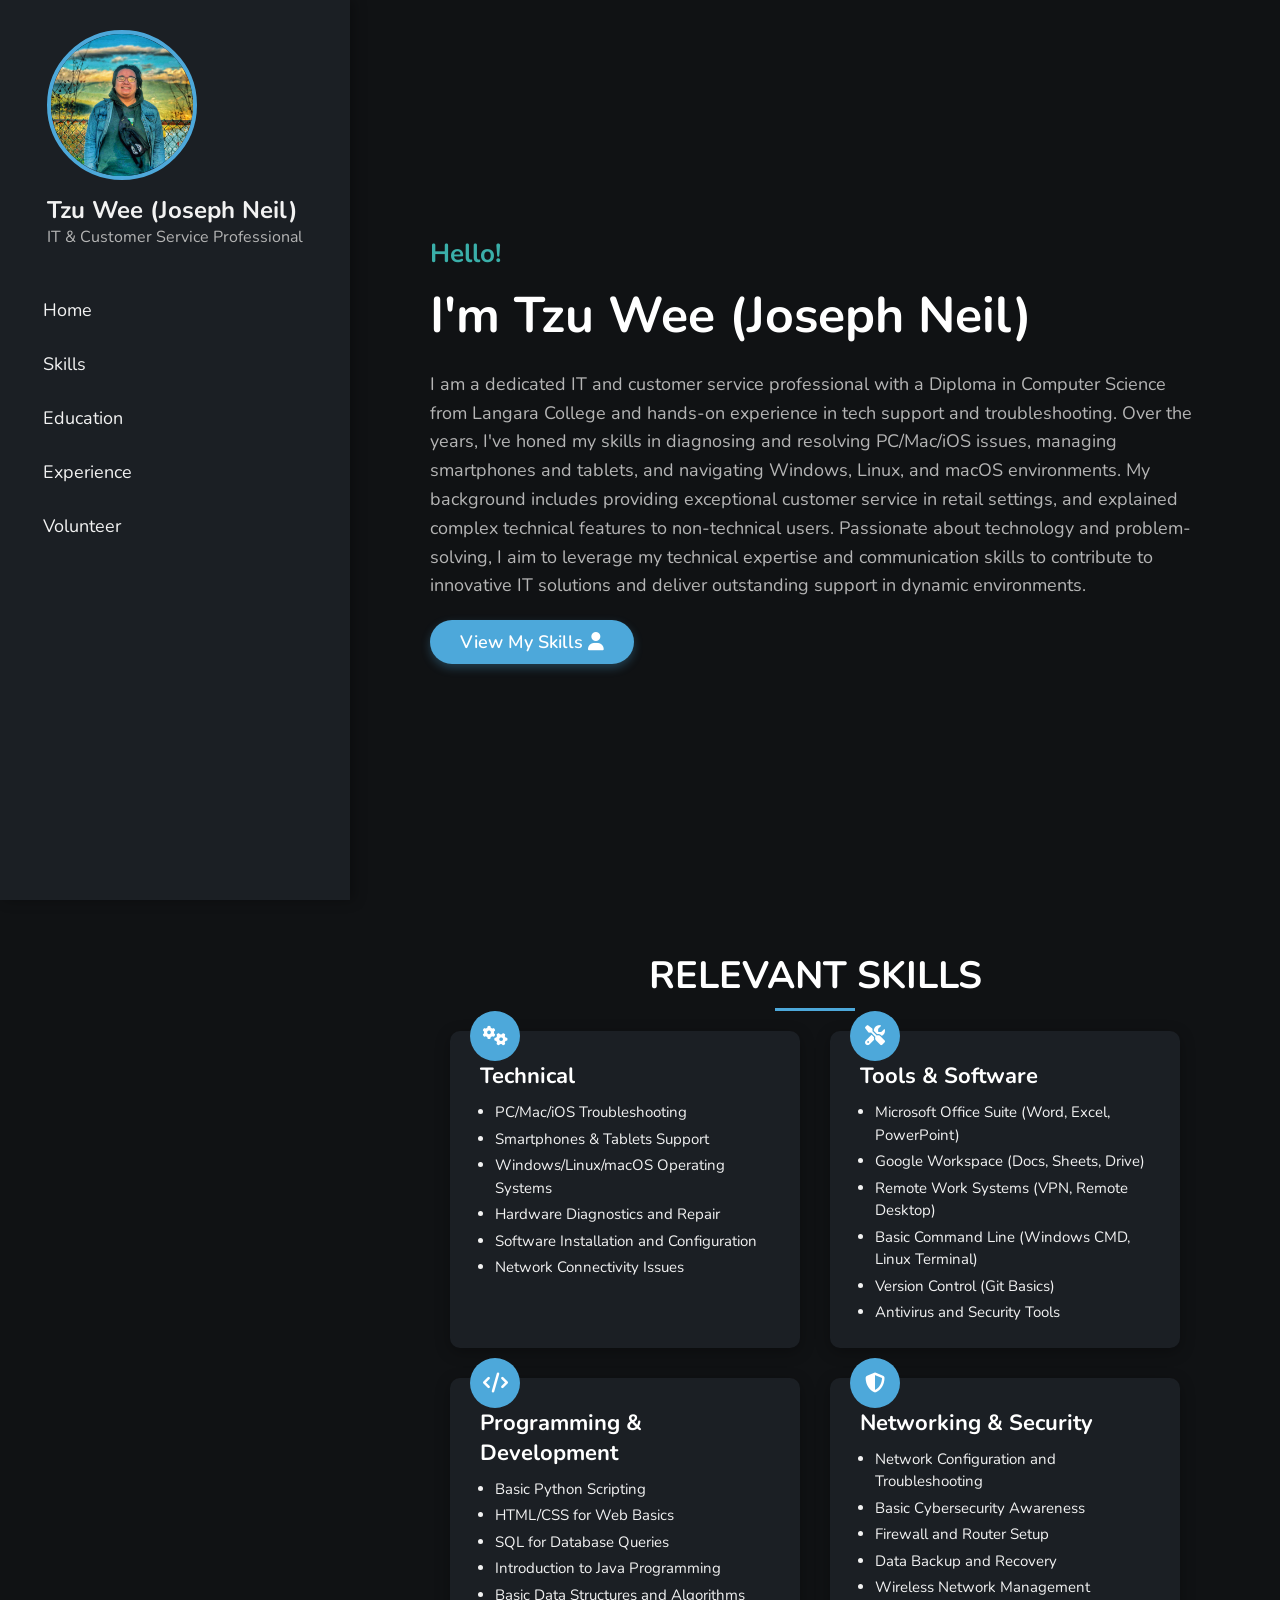
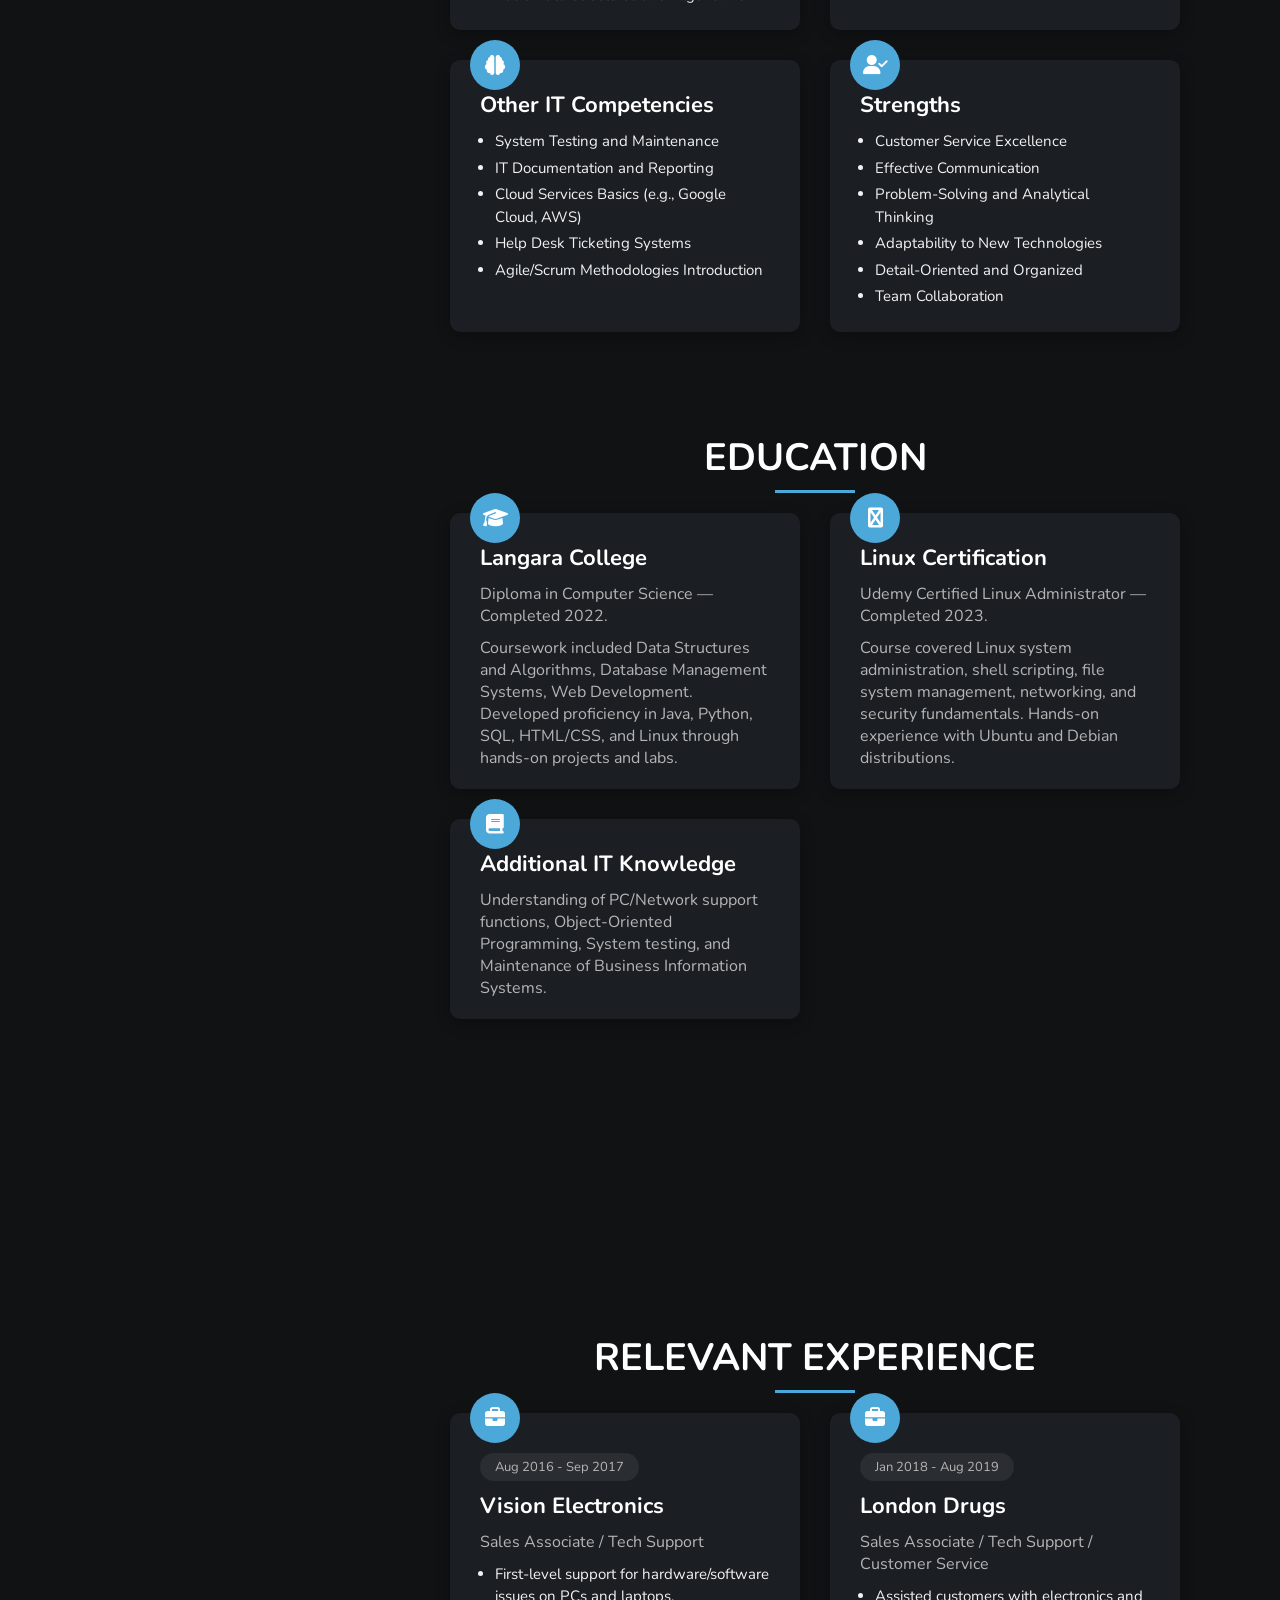
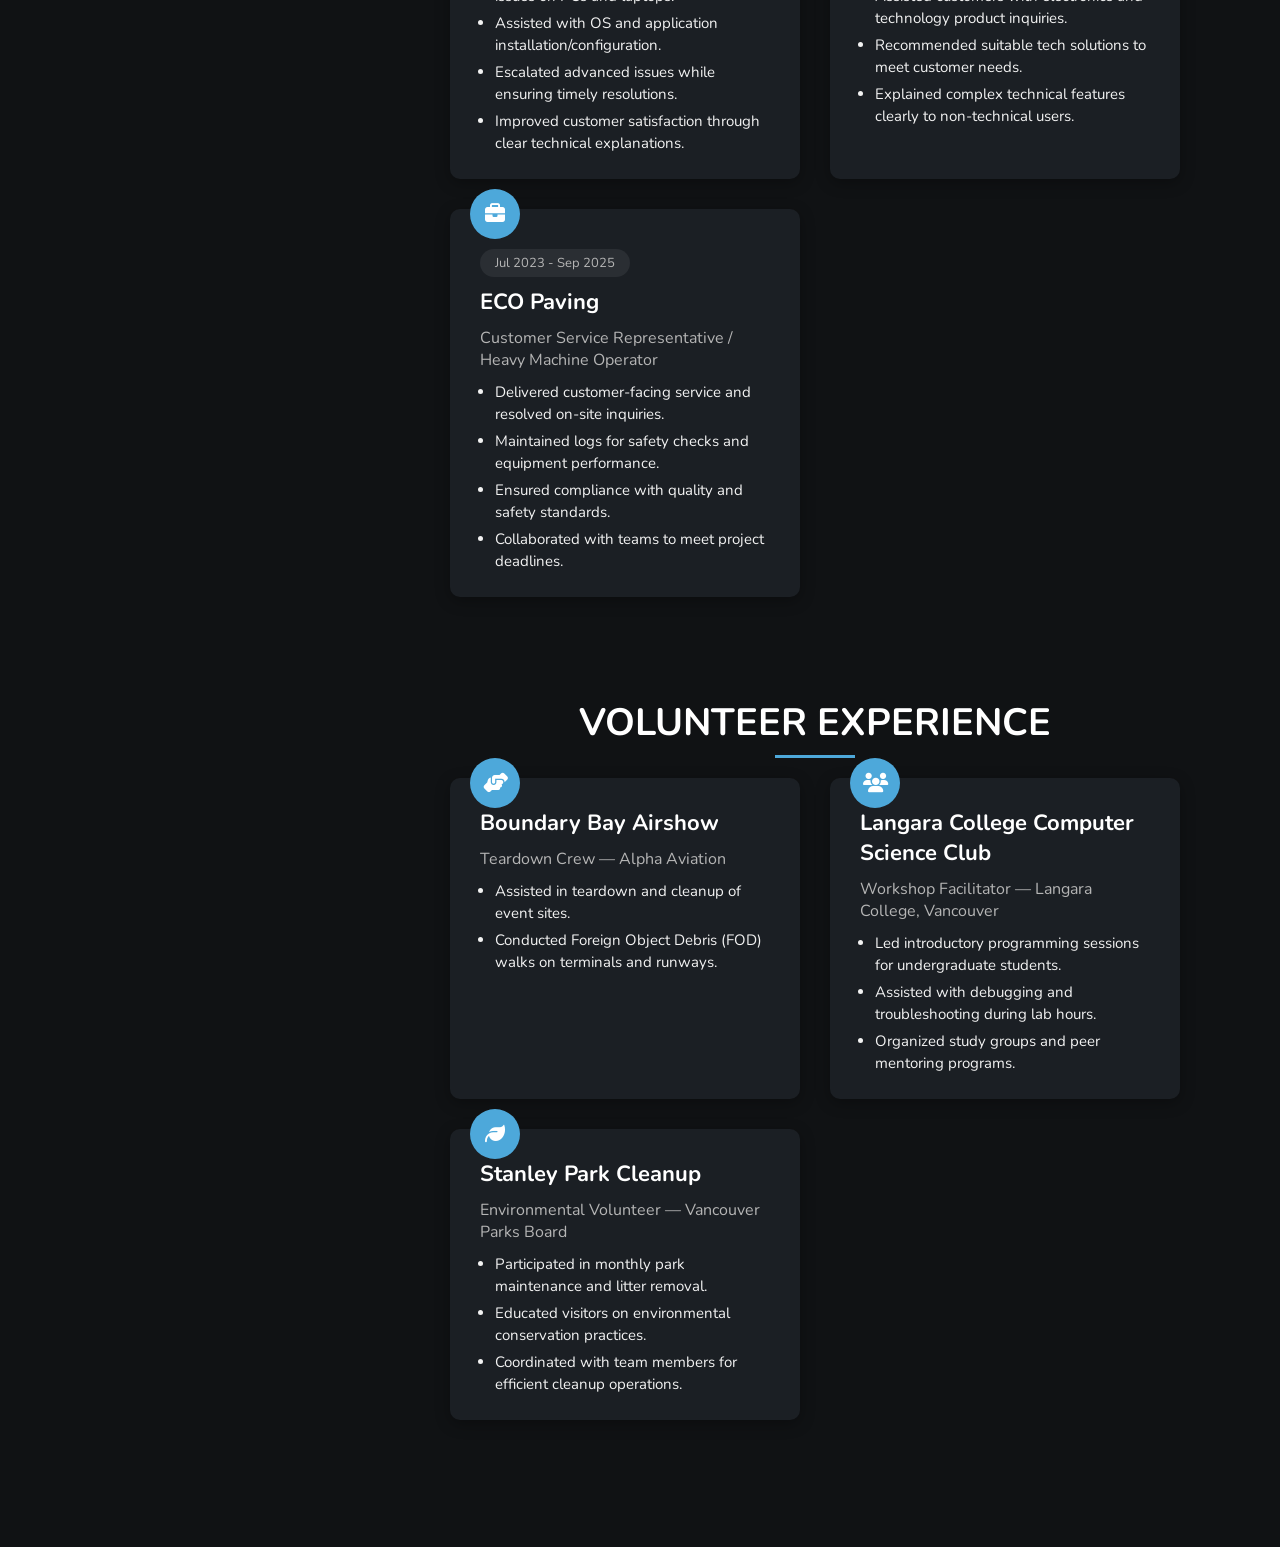
<file: index.html>
<!DOCTYPE html>
<html lang="en">
  <head>
    <meta charset="UTF-8" />
    <meta name="viewport" content="width=device-width, initial-scale=1.0" />
    <title>Tzu Wee (Joseph Neil) Resume</title>

    <!-- font awesome cdn link -->
    <link
      rel="stylesheet"
      href="https://cdnjs.cloudflare.com/ajax/libs/font-awesome/6.2.0/css/all.min.css"
    />

    <!-- custom css file link -->
    <link rel="stylesheet" href="style2.css" />
  </head>
  <body>
    <!-- header section starts -->

    <header>
      <div class="user">
        <img src="pic.jpeg" alt="Profile Picture" />
        <h3 class="name">Tzu Wee (Joseph Neil)</h3>
        <p class="post">IT & Customer Service Professional</p>
      </div>

      <nav class="navbar">
        <ul>
          <li><a href="#home">Home</a></li>
          <li><a href="#skills">Skills</a></li>
          <li><a href="#education">Education</a></li>
          <li><a href="#experience">Experience</a></li>
          <li><a href="#volunteer">Volunteer</a></li>
          <!-- <li><a href="#contact">Contact</a></li> -->
        </ul>
      </nav>
    </header>

    <!-- header section ends -->

    <div id="menu" class="fas fa-bars"></div>

    <!-- home section starts -->

    <section class="home" id="home">
      <h3>Hello!</h3>
      <h1>I'm <span>Tzu Wee (Joseph Neil)</span></h1>
      <p>
        I am a dedicated IT and customer service professional with a Diploma in Computer Science from Langara College and hands-on experience in tech support and troubleshooting. 
        Over the years, I've honed my skills in diagnosing and resolving PC/Mac/iOS issues, managing smartphones and tablets, and navigating Windows, Linux, and macOS environments. 
        My background includes providing exceptional customer service in retail settings, and explained complex technical features to non-technical users. 
        Passionate about technology and problem-solving, I aim to leverage my technical expertise and communication skills to contribute to innovative IT solutions 
        and deliver outstanding support in dynamic environments.
      </p>
      <a href="#skills"
        ><button class="btn">View My Skills <i class="fas fa-user"></i></button
      ></a>
    </section>

    <!-- skills section -->

    <section class="skills" id="skills">
      <h1 class="heading"><span>relevant</span> skills</h1>

      <div class="box-container">
        <div class="box">
          <i class="fas fa-cogs"></i>
          <h3>Technical</h3>
          <ul>
            <li>PC/Mac/iOS Troubleshooting</li>
            <li>Smartphones & Tablets Support</li>
            <li>Windows/Linux/macOS Operating Systems</li>
            <li>Hardware Diagnostics and Repair</li>
            <li>Software Installation and Configuration</li>
            <li>Network Connectivity Issues</li>
          </ul>
        </div>

        <div class="box">
          <i class="fas fa-tools"></i>
          <h3>Tools & Software</h3>
          <ul>
            <li>Microsoft Office Suite (Word, Excel, PowerPoint)</li>
            <li>Google Workspace (Docs, Sheets, Drive)</li>
            <li>Remote Work Systems (VPN, Remote Desktop)</li>
            <li>Basic Command Line (Windows CMD, Linux Terminal)</li>
            <li>Version Control (Git Basics)</li>
            <li>Antivirus and Security Tools</li>
          </ul>
        </div>

        <div class="box">
          <i class="fas fa-code"></i>
          <h3>Programming & Development</h3>
          <ul>
            <li>Basic Python Scripting</li>
            <li>HTML/CSS for Web Basics</li>
            <li>SQL for Database Queries</li>
            <li>Introduction to Java Programming</li>
            <li>Basic Data Structures and Algorithms</li>
          </ul>
        </div>

        <div class="box">
          <i class="fas fa-shield-alt"></i>
          <h3>Networking & Security</h3>
          <ul>
            <li>Network Configuration and Troubleshooting</li>
            <li>Basic Cybersecurity Awareness</li>
            <li>Firewall and Router Setup</li>
            <li>Data Backup and Recovery</li>
            <li>Wireless Network Management</li>
          </ul>
        </div>

        <div class="box">
          <i class="fas fa-brain"></i>
          <h3>Other IT Competencies</h3>
          <ul>
            <li>System Testing and Maintenance</li>
            <li>IT Documentation and Reporting</li>
            <li>Cloud Services Basics (e.g., Google Cloud, AWS)</li>
            <li>Help Desk Ticketing Systems</li>
            <li>Agile/Scrum Methodologies Introduction</li>
          </ul>
        </div>

        <div class="box">
          <i class="fas fa-user-check"></i>
          <h3>Strengths</h3>
          <ul>
            <li>Customer Service Excellence</li>
            <li>Effective Communication</li>
            <li>Problem-Solving and Analytical Thinking</li>
            <li>Adaptability to New Technologies</li>
            <li>Detail-Oriented and Organized</li>
            <li>Team Collaboration</li>
          </ul>
        </div>
      </div>
    </section>

    <!-- education section -->

    <section class="education" id="education">
      <h1 class="heading"><span>education</span></h1>

      <div class="box-container">
        <div class="box">
          <i class="fas fa-graduation-cap"></i>
          <!-- <span>2022</span> -->
          <h3>Langara College</h3>
          <p>Diploma in Computer Science — Completed 2022.</p>
          <p>Coursework included Data Structures and Algorithms, Database Management Systems, Web Development. 
            Developed proficiency in Java, Python, SQL, HTML/CSS, and Linux through hands-on projects and labs.</p>
        </div>

        <div class="box">
          <i class="fas fa-linux"></i>
          <h3>Linux Certification</h3>
          <p>Udemy Certified Linux Administrator — Completed 2023.</p> 
          <p>Course covered Linux system administration, shell scripting, file system management, networking, 
            and security fundamentals. Hands-on experience with Ubuntu and Debian distributions.</p>
        </div>

        <div class="box">
          <i class="fas fa-book"></i>
          <h3>Additional IT Knowledge</h3>
          <p>Understanding of PC/Network support functions, Object-Oriented Programming, 
             System testing, and Maintenance of Business Information Systems.</p>
        </div>
      </div>
    </section>

    <!-- experience section -->

    <section class="experience" id="experience">
      <h1 class="heading"><span>relevant</span> experience</h1>

      <div class="box-container">
       <div class="box">
         <i class="fas fa-briefcase"></i>
         <span>Aug 2016 - Sep 2017</span>
         <h3>Vision Electronics</h3>
         <p>Sales Associate / Tech Support</p>
         <ul>
           <li>First-level support for hardware/software issues on PCs and laptops.</li>
           <li>Assisted with OS and application installation/configuration.</li>
           <li>Escalated advanced issues while ensuring timely resolutions.</li>
           <li>Improved customer satisfaction through clear technical explanations.</li>
         </ul>
       </div>

        <div class="box">
          <i class="fas fa-briefcase"></i>
          <span>Jan 2018 - Aug 2019</span>
          <h3>London Drugs</h3>
          <p>Sales Associate / Tech Support / Customer Service</p>
          <ul>
            <li>Assisted customers with electronics and technology product inquiries.</li>
            <li>Recommended suitable tech solutions to meet customer needs.</li>
            <li>Explained complex technical features clearly to non-technical users.</li>
          </ul>
        </div>

        <div class="box">
          <i class="fas fa-briefcase"></i>
          <span>Jul 2023 - Sep 2025</span>
          <h3>ECO Paving</h3>
          <p>Customer Service Representative / Heavy Machine Operator</p>
          <ul>
            <li>Delivered customer-facing service and resolved on-site inquiries.</li>
            <li>Maintained logs for safety checks and equipment performance.</li>
            <li>Ensured compliance with quality and safety standards.</li>
            <li>Collaborated with teams to meet project deadlines.</li>
          </ul>
        </div>
      </div>
    </section>

    <!-- volunteer section -->

    <section class="volunteer" id="volunteer">
      <h1 class="heading"><span>volunteer</span> experience</h1>

      <div class="box-container">
        <div class="box">
          <i class="fas fa-hands-helping"></i>
          <h3>Boundary Bay Airshow</h3>
          <p>Teardown Crew — Alpha Aviation</p>
          <ul>
            <li>Assisted in teardown and cleanup of event sites.</li>
            <li>Conducted Foreign Object Debris (FOD) walks on terminals and runways.</li>
          </ul>
        </div>

       <!-- <div class="box">
          <i class="fas fa-code"></i>
          <h3>Vancouver Tech Meetup</h3>
          <p>Event Support Volunteer — Vancouver, BC</p>
          <ul>
            <li>Provided technical assistance during coding workshops and hackathons.</li>
            <li>Set up and maintained AV equipment for presentations.</li>
            <li>Helped organize networking sessions for local developers.</li>
          </ul>
        </div> -->

        <div class="box">
          <i class="fas fa-users"></i>
          <h3>Langara College Computer Science Club</h3>
          <p>Workshop Facilitator — Langara College, Vancouver</p>
          <ul>
            <li>Led introductory programming sessions for undergraduate students.</li>
            <li>Assisted with debugging and troubleshooting during lab hours.</li>
            <li>Organized study groups and peer mentoring programs.</li>
          </ul>
        </div>

        <div class="box">
          <i class="fas fa-leaf"></i>
          <h3>Stanley Park Cleanup</h3>
          <p>Environmental Volunteer — Vancouver Parks Board</p>
          <ul>
            <li>Participated in monthly park maintenance and litter removal.</li>
            <li>Educated visitors on environmental conservation practices.</li>
            <li>Coordinated with team members for efficient cleanup operations.</li>
          </ul>
        </div>
      </div>
    </section>

    <!-- contact section -->
<!--
    <section class="contact" id="contact">
      <h1 class="heading"><span>contact</span> me</h1>

      <div class="row">
        <div class="content">
          <h3 class="title">contact info</h3>

          <div class="info">
            <h3><i class="fas fa-envelope"></i> weetzuchen.josephneil@gmail.com</h3>
            <h3><i class="fas fa-phone"></i> +1 (778) 953-0904</h3>
            <h3>
              <i class="fab fa-linkedin"></i>
              <a href="https://www.linkedin.com/in/tzuwee-josephneil" target="_blank">linkedin.com/in/tzuwee-josephneil</a>
            </h3>
          </div>
        </div>
      </div>
    </section>
  -->
    <a href="#home" class="top">
      <img src="scroll-top-img.png" alt="Back to Top" />
    </a>

    <!-- jquery cdn link -->
    <script src="https://cdnjs.cloudflare.com/ajax/libs/jquery/3.6.0/jquery.min.js"></script>

    <!-- custom js file link -->
    <script src="script.js"></script>
  </body>
</html>
</file>
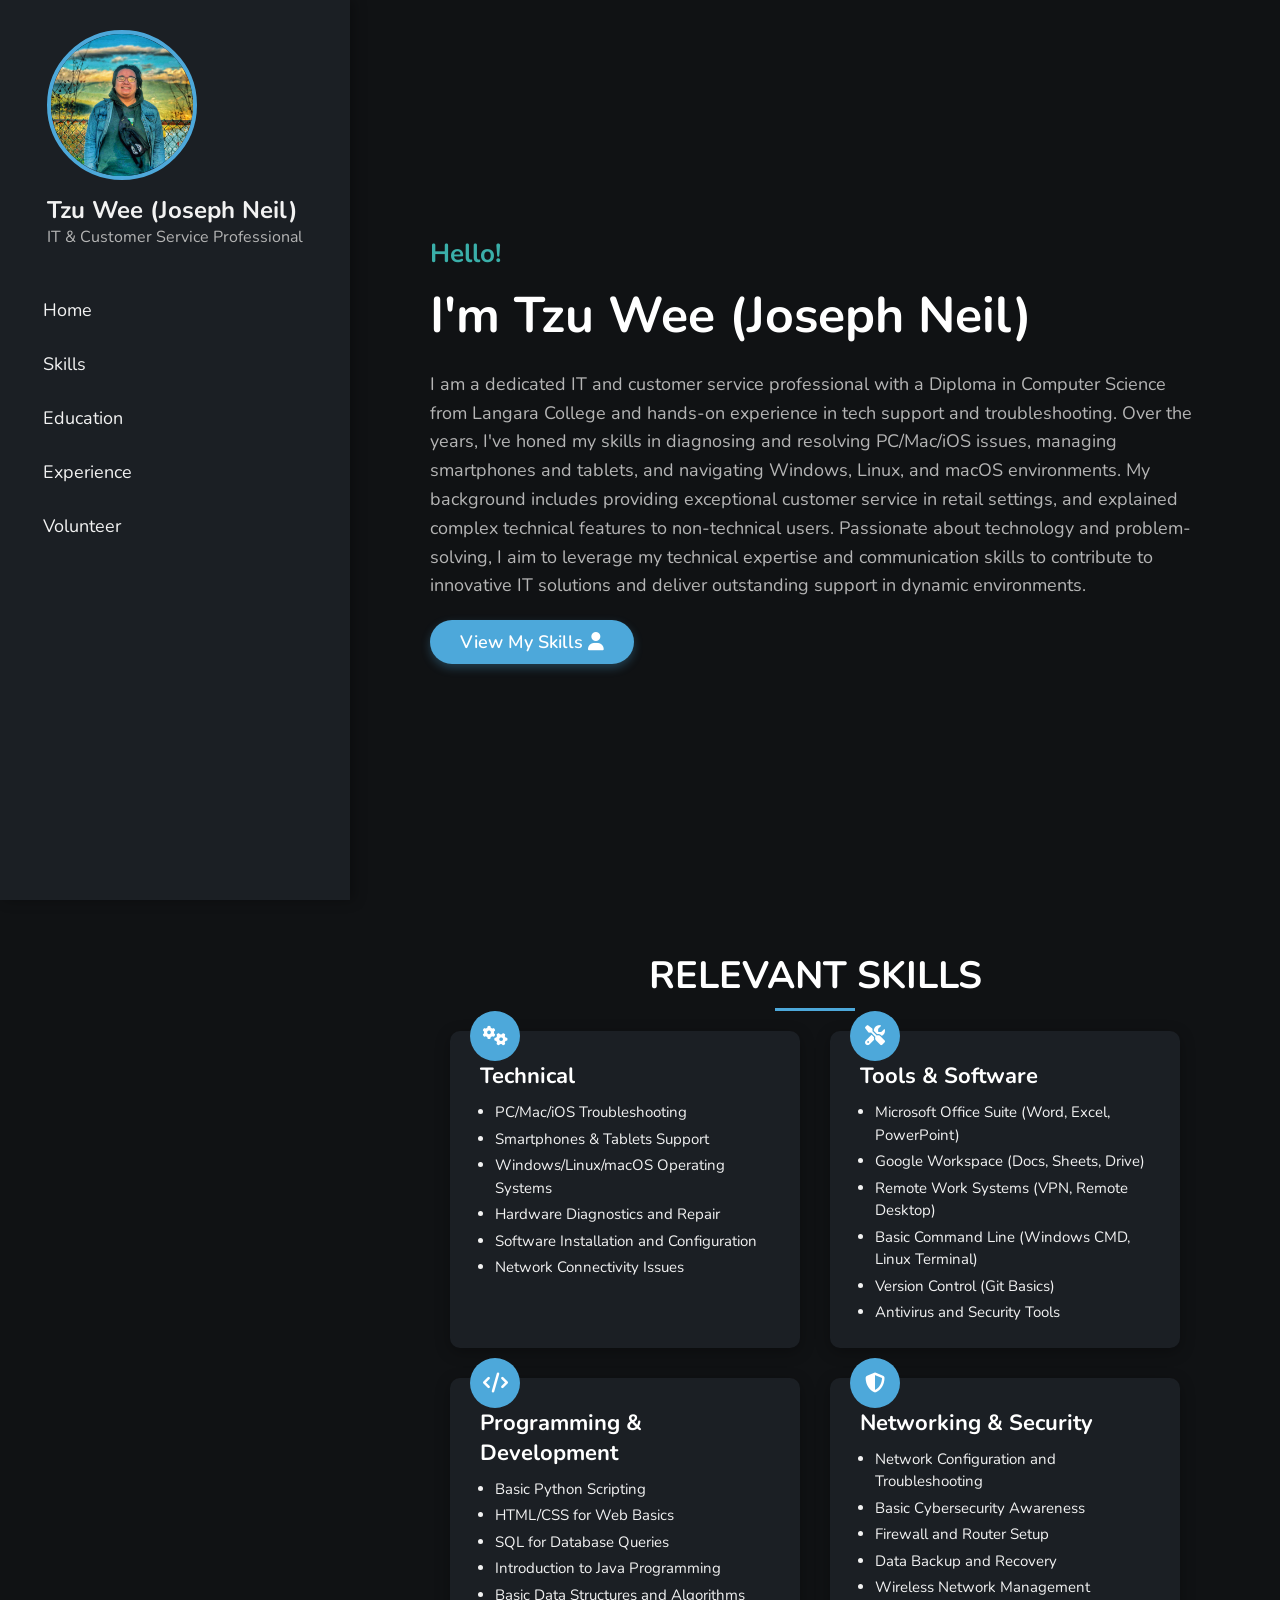
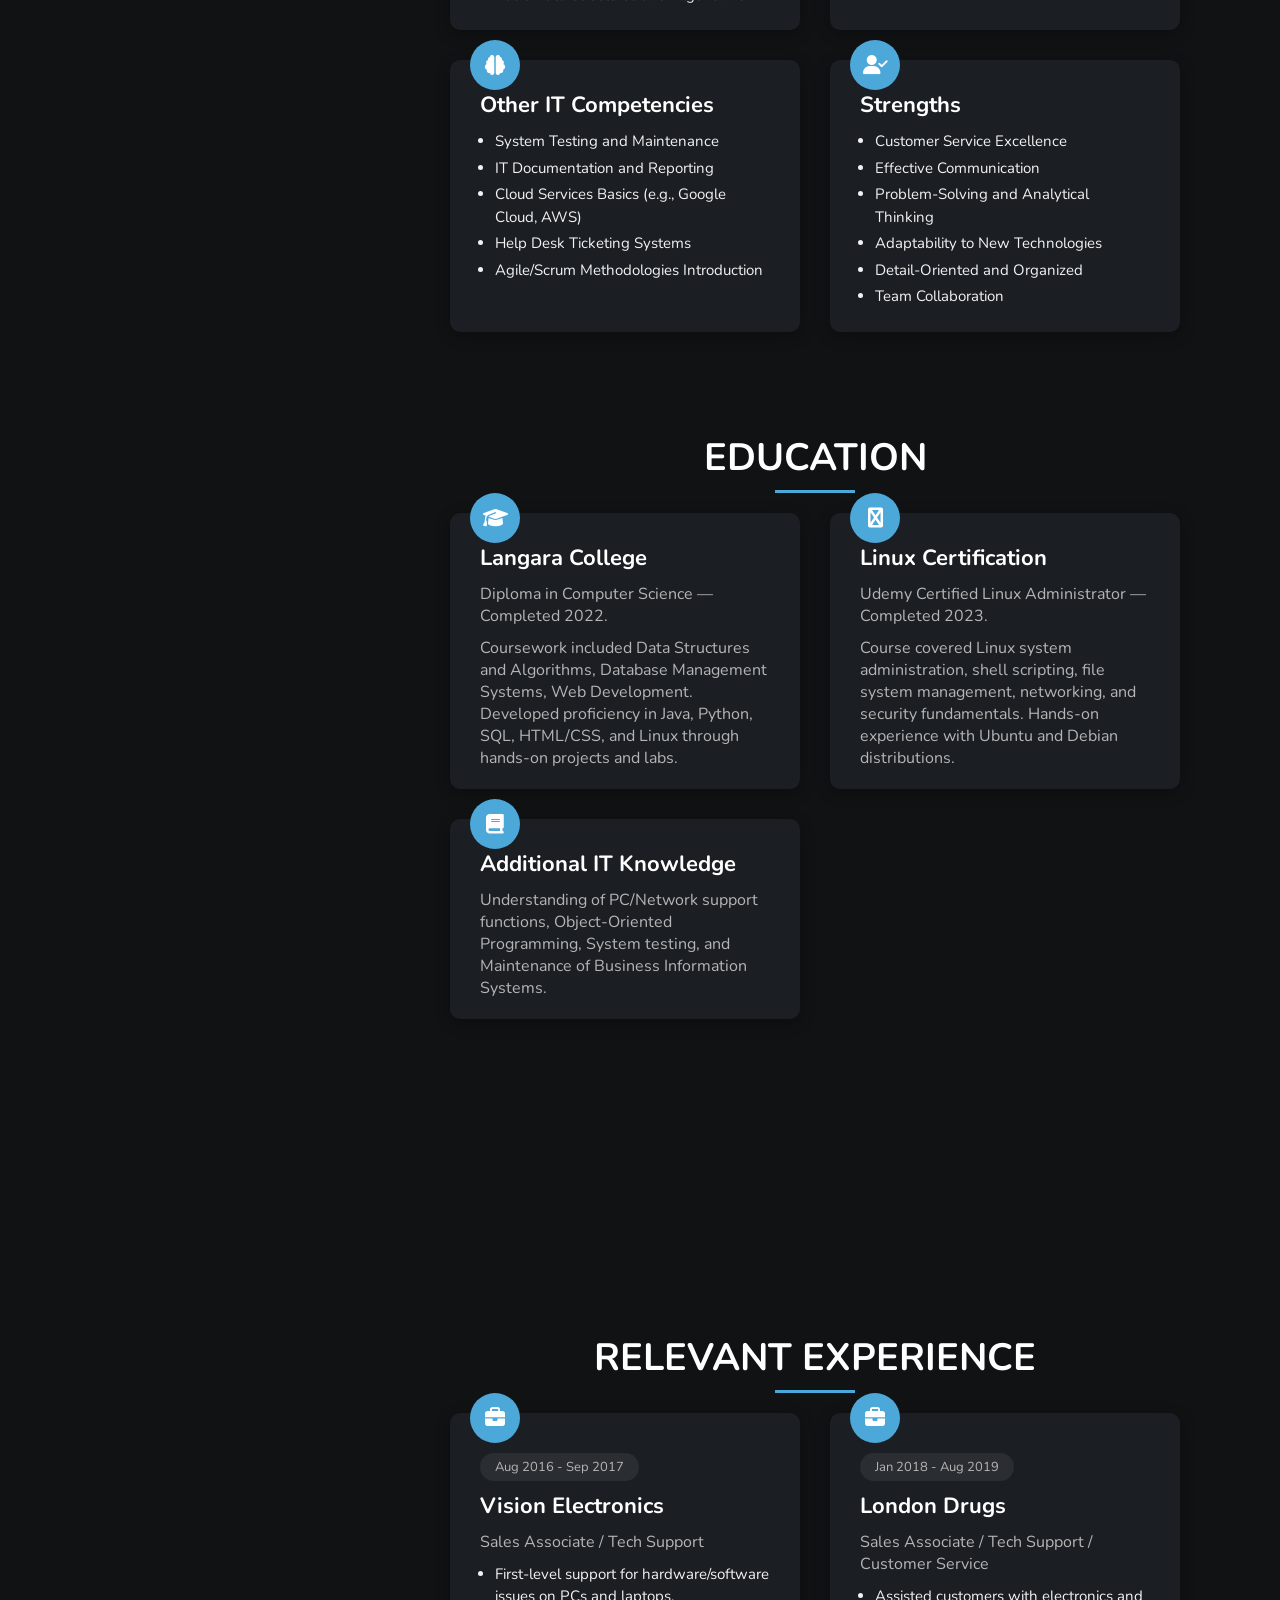
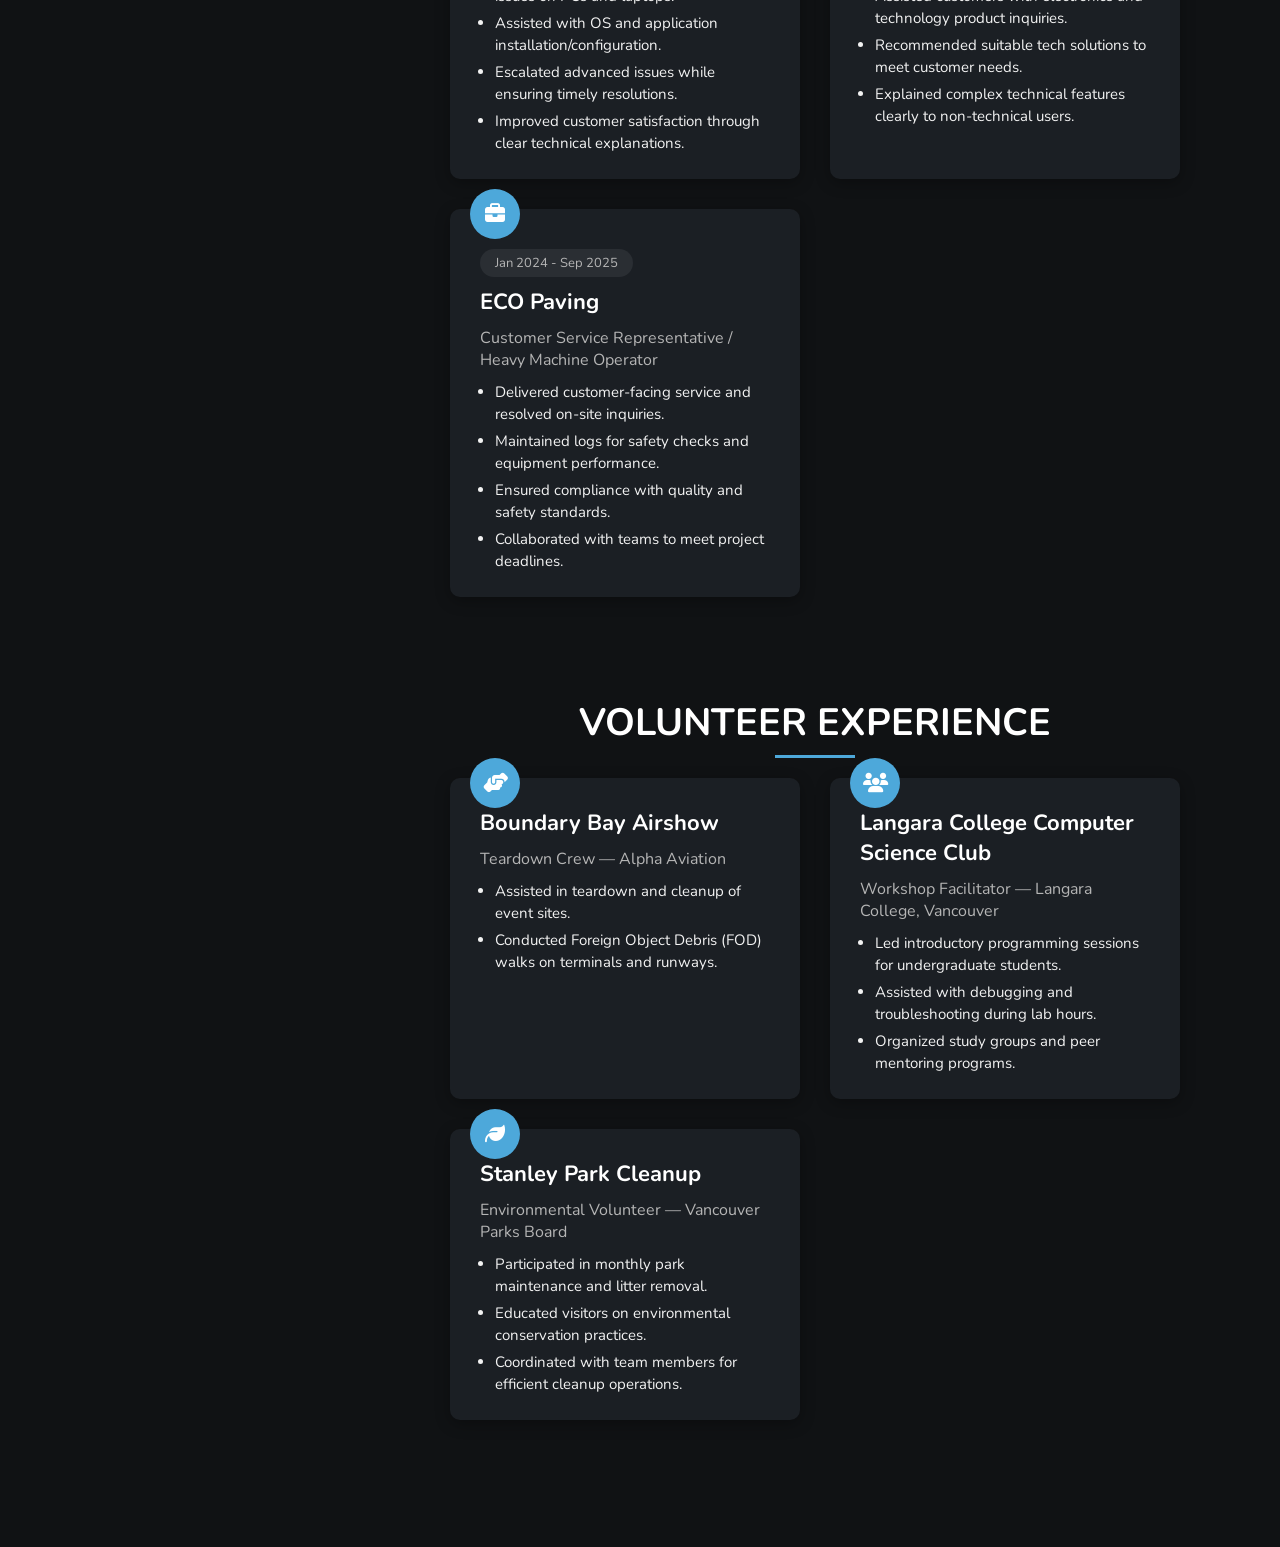
<file: index2.html>
<!DOCTYPE html>
<html lang="en">
  <head>
    <meta charset="UTF-8" />
    <meta name="viewport" content="width=device-width, initial-scale=1.0" />
    <title>Tzu Wee (Joseph Neil) Resume</title>

    <!-- font awesome cdn link -->
    <link
      rel="stylesheet"
      href="https://cdnjs.cloudflare.com/ajax/libs/font-awesome/6.2.0/css/all.min.css"
    />

    <!-- custom css file link -->
    <link rel="stylesheet" href="style2.css" />
  </head>
  <body>
    <!-- header section starts -->

    <header>
      <div class="user">
        <img src="pic.jpeg" alt="Profile Picture" />
        <h3 class="name">Tzu Wee (Joseph Neil)</h3>
        <p class="post">IT & Customer Service Professional</p>
      </div>

      <nav class="navbar">
        <ul>
          <li><a href="#home">Home</a></li>
          <li><a href="#skills">Skills</a></li>
          <li><a href="#education">Education</a></li>
          <li><a href="#experience">Experience</a></li>
          <li><a href="#volunteer">Volunteer</a></li>
          <!-- <li><a href="#contact">Contact</a></li> -->
        </ul>
      </nav>
    </header>

    <!-- header section ends -->

    <div id="menu" class="fas fa-bars"></div>

    <!-- home section starts -->

    <section class="home" id="home">
      <h3>Hello!</h3>
      <h1>I'm <span>Tzu Wee (Joseph Neil)</span></h1>
      <p>
        I am a dedicated IT and customer service professional with a Diploma in Computer Science from Langara College and hands-on experience in tech support and troubleshooting. 
        Over the years, I've honed my skills in diagnosing and resolving PC/Mac/iOS issues, managing smartphones and tablets, and navigating Windows, Linux, and macOS environments. 
        My background includes providing exceptional customer service in retail settings, and explained complex technical features to non-technical users. 
        Passionate about technology and problem-solving, I aim to leverage my technical expertise and communication skills to contribute to innovative IT solutions 
        and deliver outstanding support in dynamic environments.
      </p>
      <a href="#skills"
        ><button class="btn">View My Skills <i class="fas fa-user"></i></button
      ></a>
    </section>

    <!-- skills section -->

    <section class="skills" id="skills">
      <h1 class="heading"><span>relevant</span> skills</h1>

      <div class="box-container">
        <div class="box">
          <i class="fas fa-cogs"></i>
          <h3>Technical</h3>
          <ul>
            <li>PC/Mac/iOS Troubleshooting</li>
            <li>Smartphones & Tablets Support</li>
            <li>Windows/Linux/macOS Operating Systems</li>
            <li>Hardware Diagnostics and Repair</li>
            <li>Software Installation and Configuration</li>
            <li>Network Connectivity Issues</li>
          </ul>
        </div>

        <div class="box">
          <i class="fas fa-tools"></i>
          <h3>Tools & Software</h3>
          <ul>
            <li>Microsoft Office Suite (Word, Excel, PowerPoint)</li>
            <li>Google Workspace (Docs, Sheets, Drive)</li>
            <li>Remote Work Systems (VPN, Remote Desktop)</li>
            <li>Basic Command Line (Windows CMD, Linux Terminal)</li>
            <li>Version Control (Git Basics)</li>
            <li>Antivirus and Security Tools</li>
          </ul>
        </div>

        <div class="box">
          <i class="fas fa-code"></i>
          <h3>Programming & Development</h3>
          <ul>
            <li>Basic Python Scripting</li>
            <li>HTML/CSS for Web Basics</li>
            <li>SQL for Database Queries</li>
            <li>Introduction to Java Programming</li>
            <li>Basic Data Structures and Algorithms</li>
          </ul>
        </div>

        <div class="box">
          <i class="fas fa-shield-alt"></i>
          <h3>Networking & Security</h3>
          <ul>
            <li>Network Configuration and Troubleshooting</li>
            <li>Basic Cybersecurity Awareness</li>
            <li>Firewall and Router Setup</li>
            <li>Data Backup and Recovery</li>
            <li>Wireless Network Management</li>
          </ul>
        </div>

        <div class="box">
          <i class="fas fa-brain"></i>
          <h3>Other IT Competencies</h3>
          <ul>
            <li>System Testing and Maintenance</li>
            <li>IT Documentation and Reporting</li>
            <li>Cloud Services Basics (e.g., Google Cloud, AWS)</li>
            <li>Help Desk Ticketing Systems</li>
            <li>Agile/Scrum Methodologies Introduction</li>
          </ul>
        </div>

        <div class="box">
          <i class="fas fa-user-check"></i>
          <h3>Strengths</h3>
          <ul>
            <li>Customer Service Excellence</li>
            <li>Effective Communication</li>
            <li>Problem-Solving and Analytical Thinking</li>
            <li>Adaptability to New Technologies</li>
            <li>Detail-Oriented and Organized</li>
            <li>Team Collaboration</li>
          </ul>
        </div>
      </div>
    </section>

    <!-- education section -->

    <section class="education" id="education">
      <h1 class="heading"><span>education</span></h1>

      <div class="box-container">
        <div class="box">
          <i class="fas fa-graduation-cap"></i>
          <!-- <span>2022</span> -->
          <h3>Langara College</h3>
          <p>Diploma in Computer Science — Completed 2022.</p>
          <p>Coursework included Data Structures and Algorithms, Database Management Systems, Web Development. 
            Developed proficiency in Java, Python, SQL, HTML/CSS, and Linux through hands-on projects and labs.</p>
        </div>

        <div class="box">
          <i class="fas fa-linux"></i>
          <h3>Linux Certification</h3>
          <p>Udemy Certified Linux Administrator — Completed 2023.</p> 
          <p>Course covered Linux system administration, shell scripting, file system management, networking, 
            and security fundamentals. Hands-on experience with Ubuntu and Debian distributions.</p>
        </div>

        <div class="box">
          <i class="fas fa-book"></i>
          <h3>Additional IT Knowledge</h3>
          <p>Understanding of PC/Network support functions, Object-Oriented Programming, 
             System testing, and Maintenance of Business Information Systems.</p>
        </div>
      </div>
    </section>

    <!-- experience section -->

    <section class="experience" id="experience">
      <h1 class="heading"><span>relevant</span> experience</h1>

      <div class="box-container">
       <div class="box">
         <i class="fas fa-briefcase"></i>
         <span>Aug 2016 - Sep 2017</span>
         <h3>Vision Electronics</h3>
         <p>Sales Associate / Tech Support</p>
         <ul>
           <li>First-level support for hardware/software issues on PCs and laptops.</li>
           <li>Assisted with OS and application installation/configuration.</li>
           <li>Escalated advanced issues while ensuring timely resolutions.</li>
           <li>Improved customer satisfaction through clear technical explanations.</li>
         </ul>
       </div>

        <div class="box">
          <i class="fas fa-briefcase"></i>
          <span>Jan 2018 - Aug 2019</span>
          <h3>London Drugs</h3>
          <p>Sales Associate / Tech Support / Customer Service</p>
          <ul>
            <li>Assisted customers with electronics and technology product inquiries.</li>
            <li>Recommended suitable tech solutions to meet customer needs.</li>
            <li>Explained complex technical features clearly to non-technical users.</li>
          </ul>
        </div>

        <div class="box">
          <i class="fas fa-briefcase"></i>
          <span>Jan 2024 - Sep 2025</span>
          <h3>ECO Paving</h3>
          <p>Customer Service Representative / Heavy Machine Operator</p>
          <ul>
            <li>Delivered customer-facing service and resolved on-site inquiries.</li>
            <li>Maintained logs for safety checks and equipment performance.</li>
            <li>Ensured compliance with quality and safety standards.</li>
            <li>Collaborated with teams to meet project deadlines.</li>
          </ul>
        </div>
      </div>
    </section>

    <!-- volunteer section -->

    <section class="volunteer" id="volunteer">
      <h1 class="heading"><span>volunteer</span> experience</h1>

      <div class="box-container">
        <div class="box">
          <i class="fas fa-hands-helping"></i>
          <h3>Boundary Bay Airshow</h3>
          <p>Teardown Crew — Alpha Aviation</p>
          <ul>
            <li>Assisted in teardown and cleanup of event sites.</li>
            <li>Conducted Foreign Object Debris (FOD) walks on terminals and runways.</li>
          </ul>
        </div>

       <!-- <div class="box">
          <i class="fas fa-code"></i>
          <h3>Vancouver Tech Meetup</h3>
          <p>Event Support Volunteer — Vancouver, BC</p>
          <ul>
            <li>Provided technical assistance during coding workshops and hackathons.</li>
            <li>Set up and maintained AV equipment for presentations.</li>
            <li>Helped organize networking sessions for local developers.</li>
          </ul>
        </div> -->

        <div class="box">
          <i class="fas fa-users"></i>
          <h3>Langara College Computer Science Club</h3>
          <p>Workshop Facilitator — Langara College, Vancouver</p>
          <ul>
            <li>Led introductory programming sessions for undergraduate students.</li>
            <li>Assisted with debugging and troubleshooting during lab hours.</li>
            <li>Organized study groups and peer mentoring programs.</li>
          </ul>
        </div>

        <div class="box">
          <i class="fas fa-leaf"></i>
          <h3>Stanley Park Cleanup</h3>
          <p>Environmental Volunteer — Vancouver Parks Board</p>
          <ul>
            <li>Participated in monthly park maintenance and litter removal.</li>
            <li>Educated visitors on environmental conservation practices.</li>
            <li>Coordinated with team members for efficient cleanup operations.</li>
          </ul>
        </div>
      </div>
    </section>

    <!-- contact section -->
<!--
    <section class="contact" id="contact">
      <h1 class="heading"><span>contact</span> me</h1>

      <div class="row">
        <div class="content">
          <h3 class="title">contact info</h3>

          <div class="info">
            <h3><i class="fas fa-envelope"></i> weetzuchen.josephneil@gmail.com</h3>
            <h3><i class="fas fa-phone"></i> +1 (778) 953-0904</h3>
            <h3>
              <i class="fab fa-linkedin"></i>
              <a href="https://www.linkedin.com/in/tzuwee-josephneil" target="_blank">linkedin.com/in/tzuwee-josephneil</a>
            </h3>
          </div>
        </div>
      </div>
    </section>
  -->
    <a href="#home" class="top">
      <img src="scroll-top-img.png" alt="Back to Top" />
    </a>

    <!-- jquery cdn link -->
    <script src="https://cdnjs.cloudflare.com/ajax/libs/jquery/3.6.0/jquery.min.js"></script>

    <!-- custom js file link -->
    <script src="script.js"></script>
  </body>
</html>
</file>
<file: style2.css>
@import url("https://fonts.googleapis.com/css2?family=Nunito:wght@300;400;600;700&display=swap");

:root {
  --bg-dark: #101214;
  --bg-light: #1b1f24;
  --accent: #4da8da;
  --text-light: #f2f2f2;
  --text-muted: #b5b5b5;
  --white: #ffffff;
  --border: #2a2e33;
  --highlight: #3aafa9;
}

* {
  font-family: "Nunito", sans-serif;
  margin: 0;
  padding: 0;
  box-sizing: border-box;
  text-decoration: none;
  outline: none;
  border: none;
  transition: all 0.3s ease;
}

*::selection {
  background: var(--accent);
  color: var(--white);
}

html {
  font-size: 62.5%;
  scroll-behavior: smooth;
}

body {
  background: var(--bg-dark);
  color: var(--text-light);
  overflow-x: hidden;
  padding-left: 35rem;
}

/* === HEADER === */
header {
  position: fixed;
  top: 0;
  left: 0;
  height: 100%;
  width: 35rem;
  background: var(--bg-light);
  display: flex;
  flex-direction: column;
  align-items: center;
  justify-content: flex-start;
  padding-top: 3rem;
  box-shadow: 4px 0 12px rgba(0, 0, 0, 0.3);
  z-index: 1000;
}

header .user img {
  height: 15rem;
  width: 15rem;
  border-radius: 50%;
  object-fit: cover;
  border: 4px solid var(--accent);
}

header .user .name {
  font-size: 2.4rem;
  font-weight: 700;
  margin-top: 1rem;
}

header .user .post {
  font-size: 1.6rem;
  color: var(--text-muted);
}

header .navbar {
  width: 100%;
  margin-top: 3rem;
}

header .navbar ul {
  list-style: none;
  padding: 0 2rem;
}

header .navbar ul li a {
  display: block;
  padding: 1rem 2rem;
  margin: 1rem 0;
  background: transparent;
  border-left: 3px solid transparent;
  color: var(--text-light);
  font-size: 1.8rem;
  border-radius: 0.5rem;
}

header .navbar ul li a:hover,
header .navbar ul li a.active {
  background: var(--accent);
  border-left-color: var(--highlight);
  color: var(--white);
  transform: translateX(5px);
}

/* === MENU ICON (MOBILE) === */
#menu {
  position: fixed;
  top: 2rem;
  right: 2rem;
  background: var(--accent);
  color: var(--white);
  cursor: pointer;
  font-size: 2.5rem;
  padding: 1rem 1.5rem;
  border-radius: 0.6rem;
  z-index: 1000;
  display: none;
}

/* === SECTION STYLE === */
section {
  min-height: 100vh;
  padding: 5rem 10rem;
}

.heading {
  text-align: center;
  font-size: 3.8rem;
  text-transform: uppercase;
  color: var(--white);
  margin-bottom: 3rem;
  position: relative;
}

.heading::after {
  content: "";
  width: 8rem;
  height: 0.3rem;
  background: var(--accent);
  position: absolute;
  bottom: -1rem;
  left: 50%;
  transform: translateX(-50%);
}

/* === BUTTONS === */
.btn {
  padding: 1rem 3rem;
  background: var(--accent);
  color: var(--white);
  cursor: pointer;
  margin-top: 2rem;
  font-size: 1.8rem;
  border-radius: 3rem;
  font-weight: 600;
  box-shadow: 0 4px 10px rgba(77, 168, 218, 0.3);
}

.btn:hover {
  background: var(--highlight);
  transform: scale(1.05);
}

/* === HOME SECTION === */
.home {
  display: flex;
  flex-direction: column;
  justify-content: center;
  padding: 0 8rem;
}

.home h3 {
  font-size: 2.6rem;
  color: var(--highlight);
}

.home h1 {
  font-size: 5rem;
  margin-top: 1rem;
  color: var(--white);
}

.home p {
  font-size: 1.8rem;
  color: var(--text-muted);
  margin-top: 2rem;
  max-width: 100rem;
  line-height: 1.6;
}

/* === SKILLS === */
.skills .box-container {
  display: grid;
  grid-template-columns: repeat(auto-fit, minmax(30rem, 1fr));
  gap: 3rem;
}

.skills .box {
  background: var(--bg-light);
  padding: 2rem 3rem;
  border-radius: 1rem;
  box-shadow: 0 4px 15px rgba(0, 0, 0, 0.3);
  position: relative;
}

.skills .box i {
  position: absolute;
  top: -2rem;
  left: 2rem;
  background: var(--accent);
  color: var(--white);
  height: 5rem;
  width: 5rem;
  line-height: 5rem;
  text-align: center;
  border-radius: 50%;
  font-size: 2rem;
}

.skills .box h3 {
  font-size: 2.2rem;
  margin-top: 1rem;
  color: var(--white);
}

.skills .box ul {
  margin-top: 1rem;
  padding-left: 1.5rem;
}

.skills .box ul li {
  font-size: 1.5rem;
  color: var(--text-light);
  margin: 0.4rem 0;
  line-height: 1.5;
}

/* === EXPERIENCE & EDUCATION === */
.box-container {
  display: grid;
  grid-template-columns: repeat(auto-fit, minmax(30rem, 1fr));
  gap: 3rem;
}

.box {
  background: var(--bg-light);
  padding: 2rem 3rem;
  border-radius: 1rem;
  box-shadow: 0 4px 15px rgba(0, 0, 0, 0.3);
  position: relative;
}

.box i {
  position: absolute;
  top: -2rem;
  left: 2rem;
  background: var(--accent);
  color: var(--white);
  height: 5rem;
  width: 5rem;
  line-height: 5rem;
  text-align: center;
  border-radius: 50%;
  font-size: 2rem;
}

.box span {
  display: inline-block;
  background: var(--border);
  color: var(--text-muted);
  border-radius: 3rem;
  padding: 0.5rem 1.5rem;
  font-size: 1.3rem;
}

.education .box span {
  margin-top: 2rem;
}

.experience .box span {
  margin-top: 2rem;
}

.box h3 {
  font-size: 2.2rem;
  margin-top: 1rem;
  color: var(--white);
}

.box p {
  font-size: 1.6rem;
  color: var(--text-muted);
  margin-top: 1rem;
}

.box ul {
  margin-top: 1rem;
  padding-left: 1.5rem;
}

.box ul li {
  font-size: 1.5rem;
  color: var(--text-light);
  margin: 0.4rem 0;
  line-height: 1.5;
}

/* === CONTACT === */
.contact .info h3 {
  font-size: 1.8rem;
  color: var(--text-light);
  margin: 1rem 0;
}

.contact .info h3 i {
  color: var(--accent);
  margin-right: 1rem;
}

.contact a {
  color: var(--accent);
  text-decoration: underline;
}

.contact a:hover {
  color: var(--highlight);
}

/* === SCROLL TOP === */
.top {
  position: fixed;
  bottom: 3rem;
  right: 3rem;
  height: 5rem;
  width: 5rem;
  border-radius: 50%;
  background: var(--accent);
  display: flex;
  align-items: center;
  justify-content: center;
  box-shadow: 0 5px 15px rgba(77, 168, 218, 0.4);
}

.top:hover {
  background: var(--highlight);
  transform: translateY(-3px);
}

/* === RESPONSIVE === */
@media (max-width: 991px) {
  body {
    padding-left: 0;
  }

  header {
    left: -120%;
  }

  header.toggle {
    left: 0;
  }

  #menu {
    display: block;
  }

  section {
    padding: 5rem 3rem;
  }

  .home {
    padding: 0 3rem;
  }
}

@media (max-width: 480px) {
  html {
    font-size: 55%;
  }

  .heading {
    font-size: 3rem;
  }

  .home h1 {
    font-size: 4rem;
  }
}
</file>
